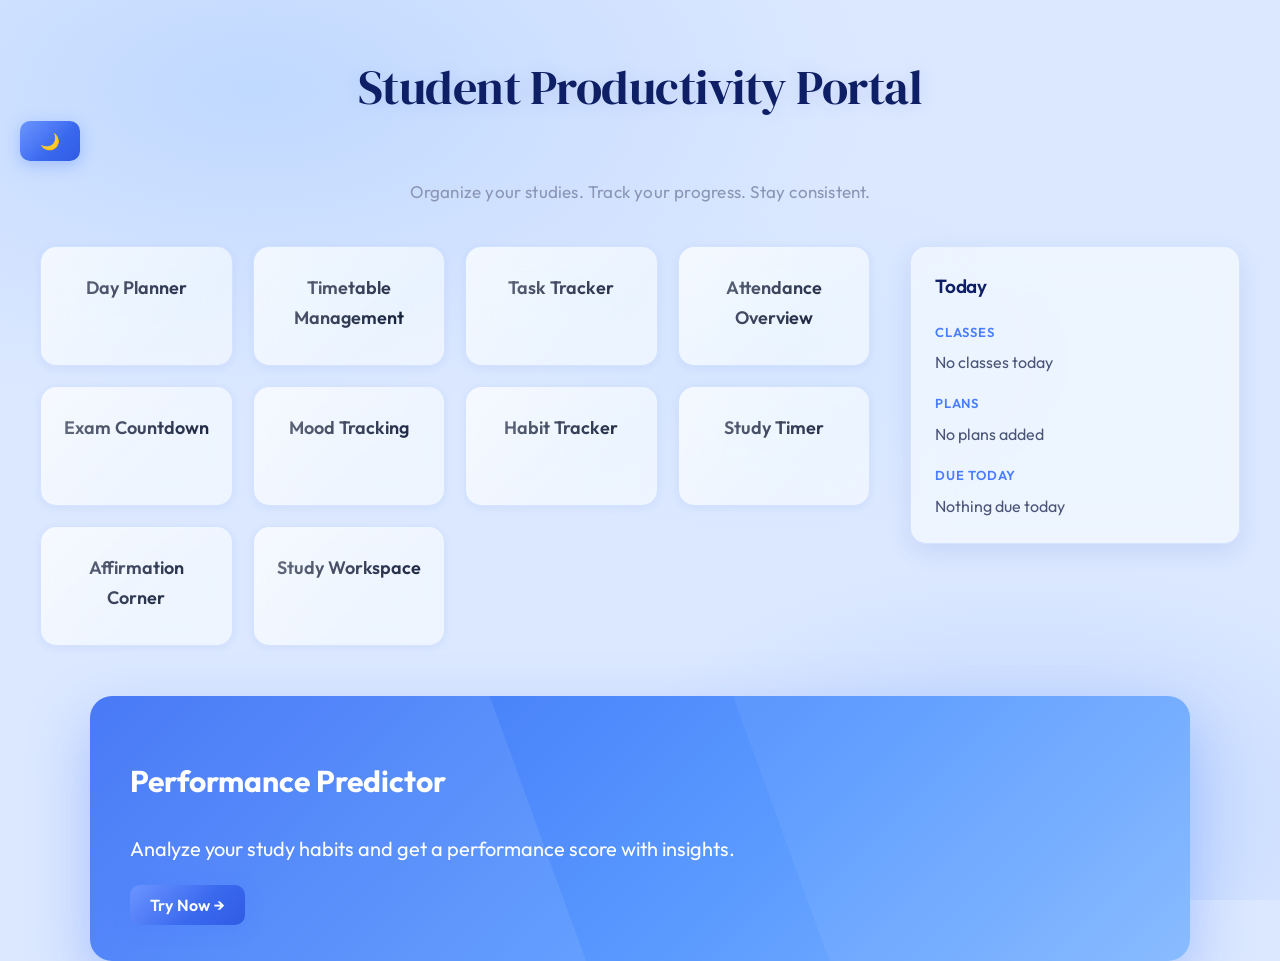
<file: index.html>
<!DOCTYPE html>
<html>
<head>
    <meta charset="UTF-8">
    <title>Student Productivity Portal</title>
    <link rel="stylesheet" href="style.css?v=2">
</head>
<body>

    <h1>Student Productivity Portal</h1>
    <button id="themeToggle">🌙</button>
    <p class="subtitle">Organize your studies. Track your progress. Stay consistent.</p>

    <div class="main-layout">

        <div class="dashboard">
            <div class="card" onclick="openPlanner()">Day Planner</div>
            <div class="card" onclick="openTimetableManager()">Timetable Management</div>
            <div class="card" onclick="openTaskTracker()">Task Tracker</div>
            <div class="card" onclick="openAttendanceOverview()">Attendance Overview</div>
            <div class="card" onclick="openExamCountdown()">Exam Countdown</div>
            <div class="card" onclick="openMoodTracker()">Mood Tracking</div>
            <div class="card" onclick="openHabitTracker()">Habit Tracker</div>
            <div class="card" onclick="openStudyTimer()">Study Timer</div>
            <div class="card" onclick="openAffirmations()">Affirmation Corner</div>
            <div class="card" onclick="openWorkspace()">Study Workspace</div>
        </div>

        <div class="summary-panel">
            <h3>Today</h3>
            <div id="summaryContent"></div>
        </div>

    </div>

    <div class="predictor-highlight" onclick="openPredictor()">
        <div class="predictor-content">
            <h2>Performance Predictor</h2>
            <p>Analyze your study habits and get a performance score with insights.</p>
            <button>Try Now →</button>
        </div>
    </div>

    <script>
        function openStudyTimer(){ window.location.href="study-timer.html"; }
        function openTaskTracker(){ window.location.href="task-tracker.html"; }
        function openExamCountdown(){ window.location.href="exam-countdown.html"; }
        function openMoodTracker(){ window.location.href="mood-tracker.html"; }
        function openTimetableManager(){ window.location.href="timetable.html"; }
        function openAffirmations(){ window.location.href="affirmation.html"; }
        function openHabitTracker(){ window.location.href="habit-tracker.html"; }
        function openAttendanceOverview(){ window.location.href="attendance.html"; }
        function openPlanner(){ window.location.href="day-planner.html"; }
        function openPredictor(){ window.location.href="performance.html"; }
        function openWorkspace(){
            window.location.href = "workspace.html";
}
    </script>

    <script src="script.js?v=2"></script>

</body>
</html>
</file>
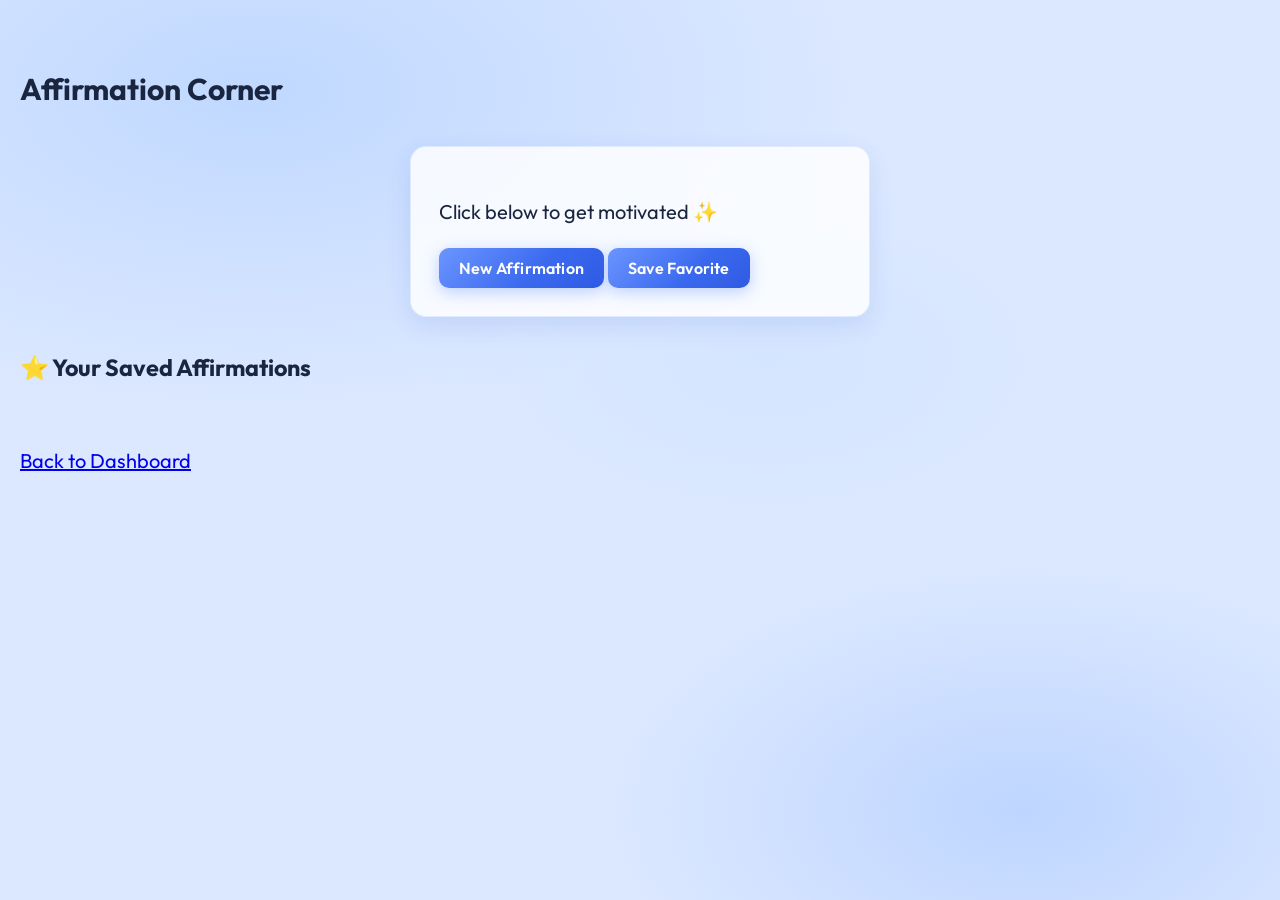
<file: affirmation.html>
<!DOCTYPE html>
<html>
<head>
    <title>Affirmation Corner</title>
    <link rel="stylesheet" href="style.css">
</head>
<body>

<h2>Affirmation Corner</h2>

<div class="affirmation-box">
    <p id="affirmationText">Click below to get motivated ✨</p>
    
    <button onclick="newAffirmation()">New Affirmation</button>
    <button onclick="saveAffirmation()">Save Favorite</button>
</div>

<h3>⭐ Your Saved Affirmations</h3>
<div id="savedList"></div>

<br>
<a href="index.html">Back to Dashboard</a>

<script src="affirmation.js"></script>
</body>
</html>
</file>
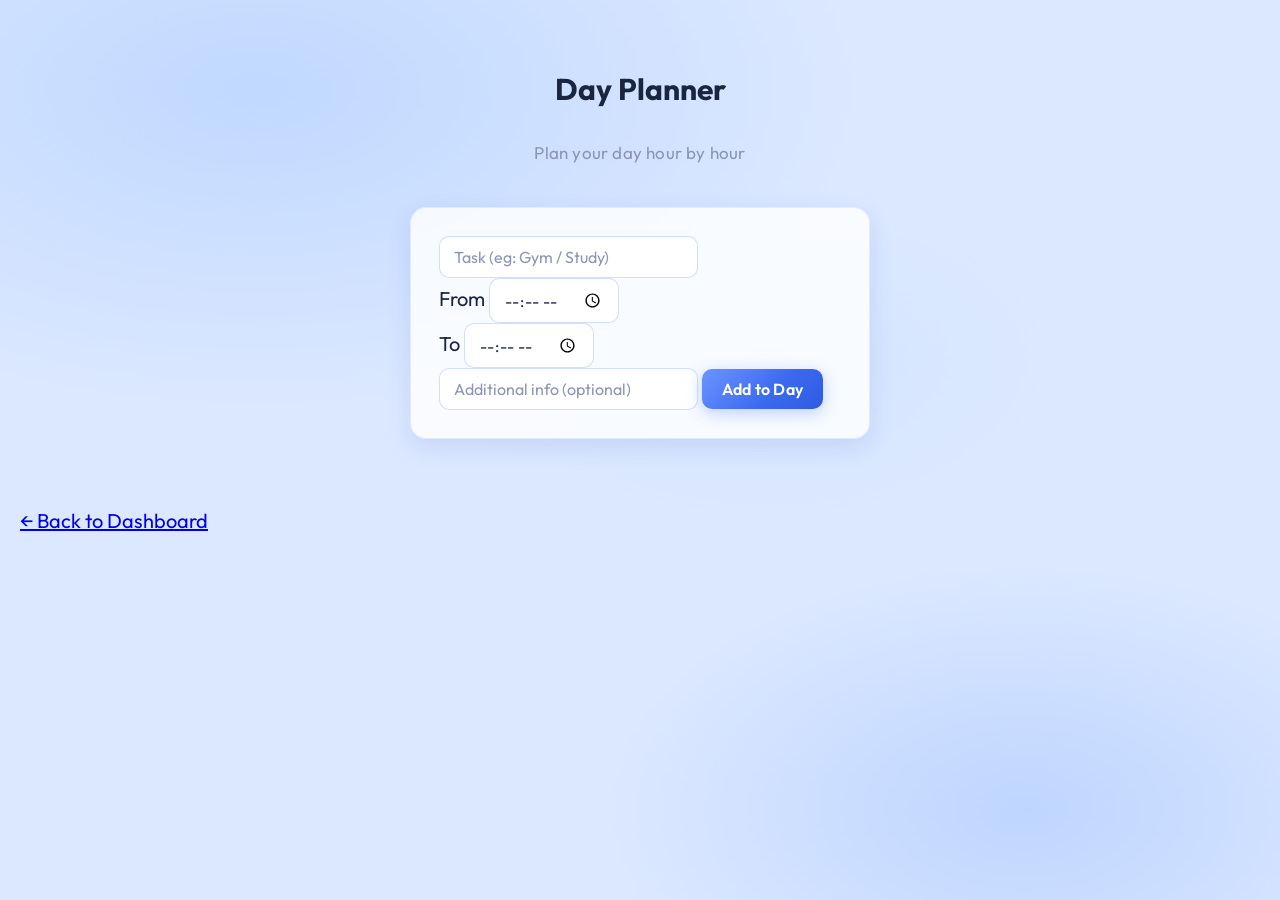
<file: day-planner.html>
<!DOCTYPE html>
<html>
<head>
    <title>Day Planner</title>
    <link rel="stylesheet" href="style.css">
</head>
<body>

<h2 style="text-align:center;">Day Planner</h2>
<p class="subtitle">Plan your day hour by hour</p>

<div class="task-box">
    <input type="text" id="taskName" placeholder="Task (eg: Gym / Study)">
    
    <div class="time-row">
        <div>
            <label>From</label>
            <input type="time" id="fromTime">
        </div>

        <div>
            <label>To</label>
            <input type="time" id="toTime">
        </div>
    </div>

    <input type="text" id="info" placeholder="Additional info (optional)">
    
    <button onclick="addPlan()">Add to Day</button>
</div>

<div id="planList"></div>

<br>
<a href="index.html">← Back to Dashboard</a>

<script src="day-planner.js"></script>
</body>
</html>
</file>
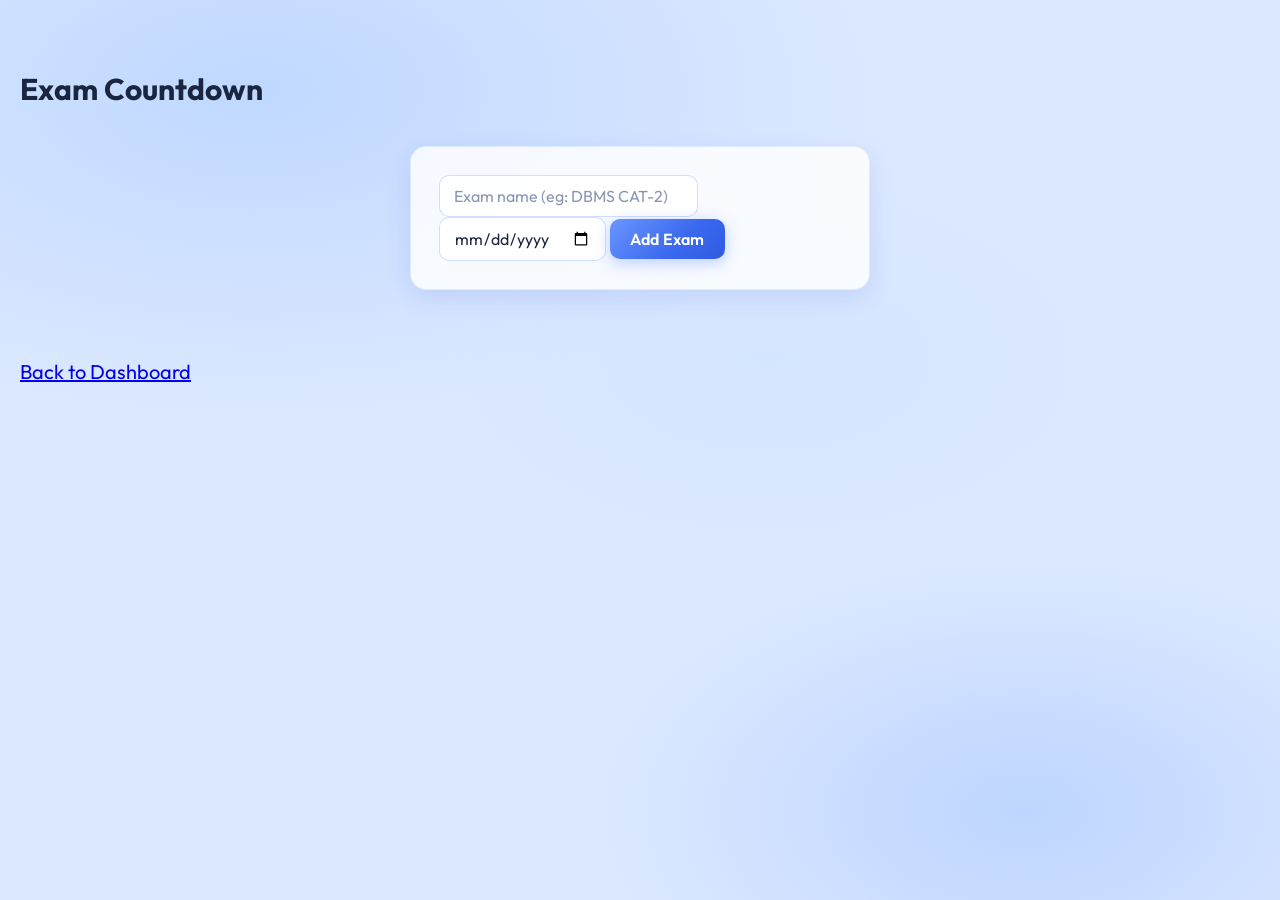
<file: exam-countdown.html>
<!DOCTYPE html>
<html>
<head>
    <title>Exam Countdown</title>
    <link rel="stylesheet" href="style.css">
</head>
<body>

<h2>Exam Countdown</h2>

<div class="exam-box">
    <input type="text" id="examName" placeholder="Exam name (eg: DBMS CAT-2)">
    <input type="date" id="examDate">
    <button onclick="addExam()">Add Exam</button>
</div>

<div id="examList"></div>

<br>
<a href="index.html">Back to Dashboard</a>

<script src="exam-countdown.js"></script>
</body>
</html>
</file>
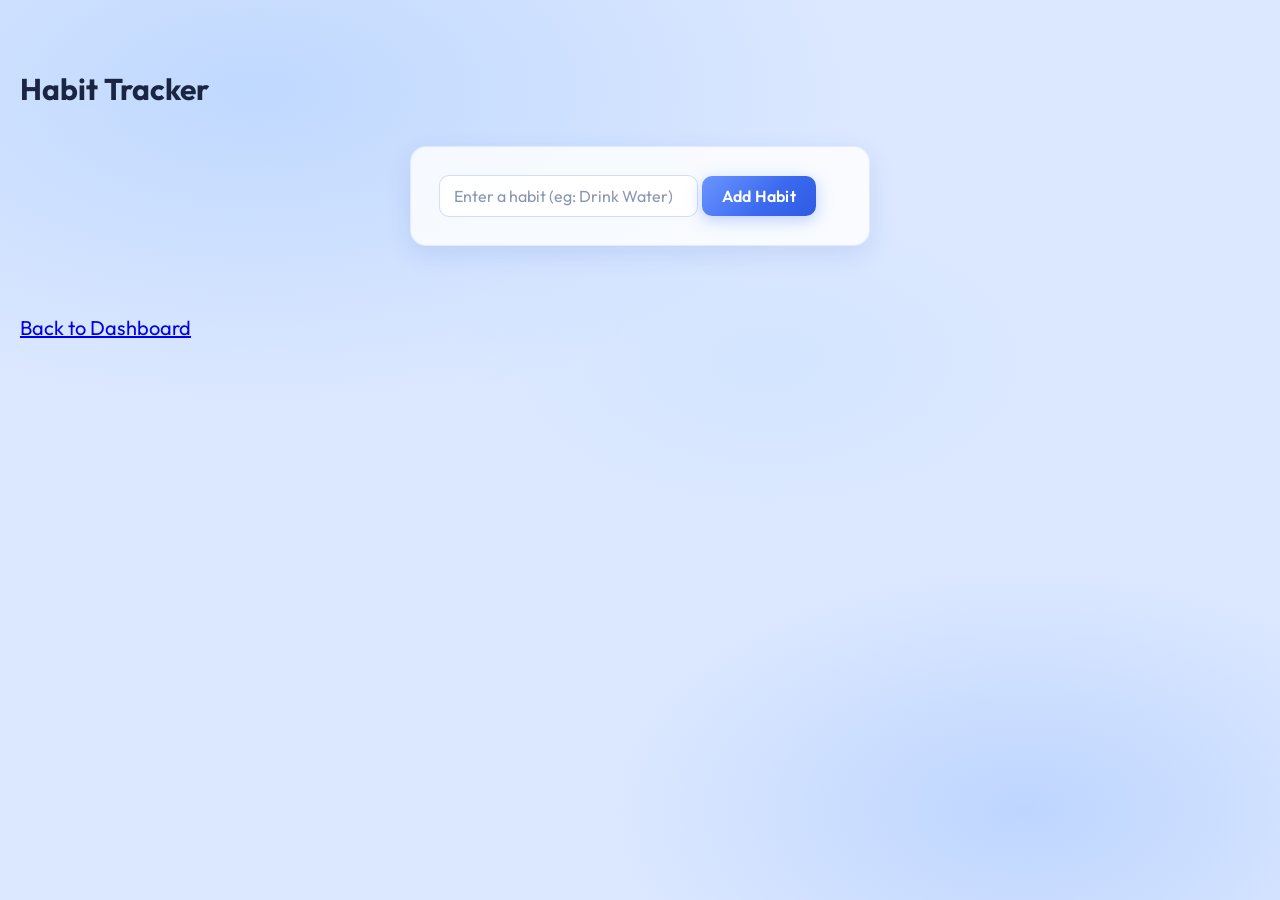
<file: habit-tracker.html>
<!DOCTYPE html>
<html>
<head>
    <title>Habit Tracker</title>
    <link rel="stylesheet" href="style.css">
</head>
<body>

<h2>Habit Tracker</h2>

<div class="habit-box">
    <input type="text" id="habitName" placeholder="Enter a habit (eg: Drink Water)">
    <button onclick="addHabit()">Add Habit</button>
</div>

<div id="habitList"></div>

<br>
<a href="index.html">Back to Dashboard</a>

<script src="habit-tracker.js"></script>
</body>
</html>
</file>
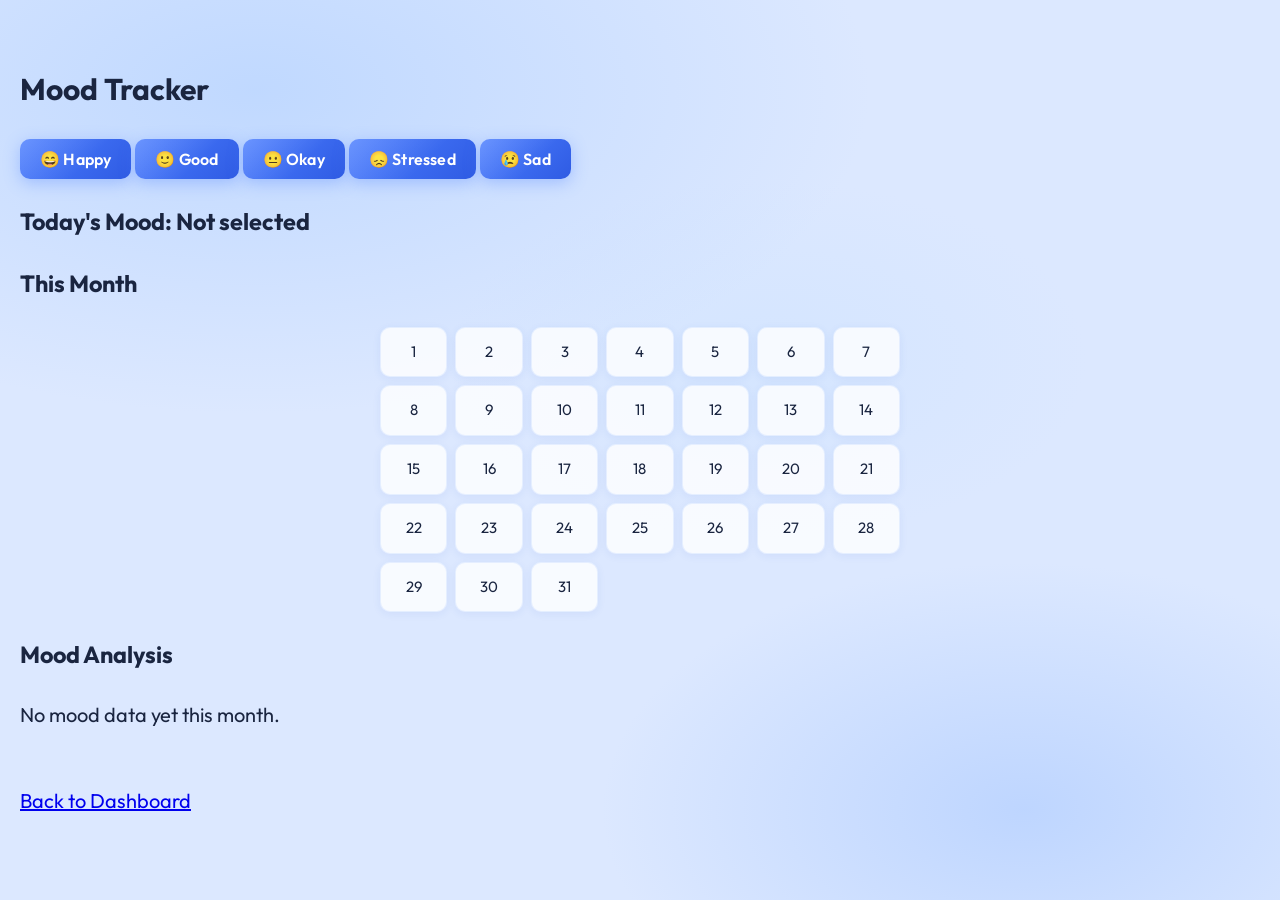
<file: mood-tracker.html>
<!DOCTYPE html>
<html>
<head>
    <title>Mood Tracker</title>
    <link rel="stylesheet" href="style.css">
</head>
<body>

<h2>Mood Tracker</h2>

<div class="mood-buttons">
    <button onclick="setMood('Happy','😄')">😄 Happy</button>
    <button onclick="setMood('Good','🙂')">🙂 Good</button>
    <button onclick="setMood('Okay','😐')">😐 Okay</button>
    <button onclick="setMood('Stressed','😞')">😞 Stressed</button>
    <button onclick="setMood('Sad','😢')">😢 Sad</button>
</div>

<h3 id="todayMood">Today's Mood: Not selected</h3>

<h3>This Month</h3>
<div id="calendar" class="calendar"></div>

<h3>Mood Analysis</h3>
<p id="analysisText"></p>

<br>
<a href="index.html">Back to Dashboard</a>

<script src="mood-tracker.js"></script>
</body>
</html>
</file>
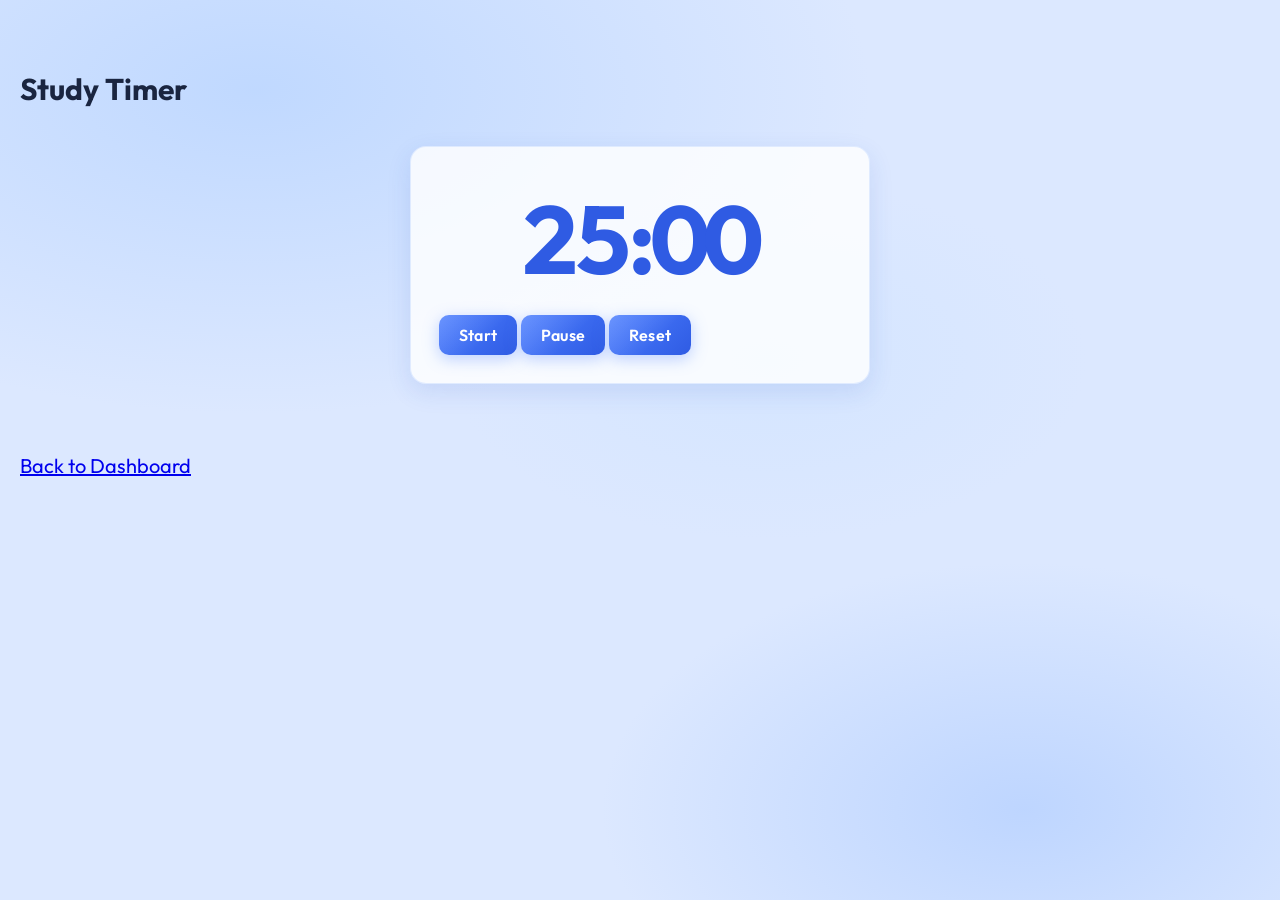
<file: study-timer.html>
<!DOCTYPE html>
<html>
    <head>
        <title>Study Timer</title>
        <link rel="stylesheet" href="style.css">
    </head>
    <body>
        <h2>Study Timer</h2>
        <div class="timer-box">
            <div id="time">25:00</div>
            <button onclick="startTimer()">Start</button>
            <button onclick="pauseTimer()">Pause</button>
            <button onclick="resetTimer()">Reset</button>
        </div>

        <br>
        <a href="index.html">Back to Dashboard</a>
        <script src="study-timer.js"></script>
    </body>
</html>
</file>
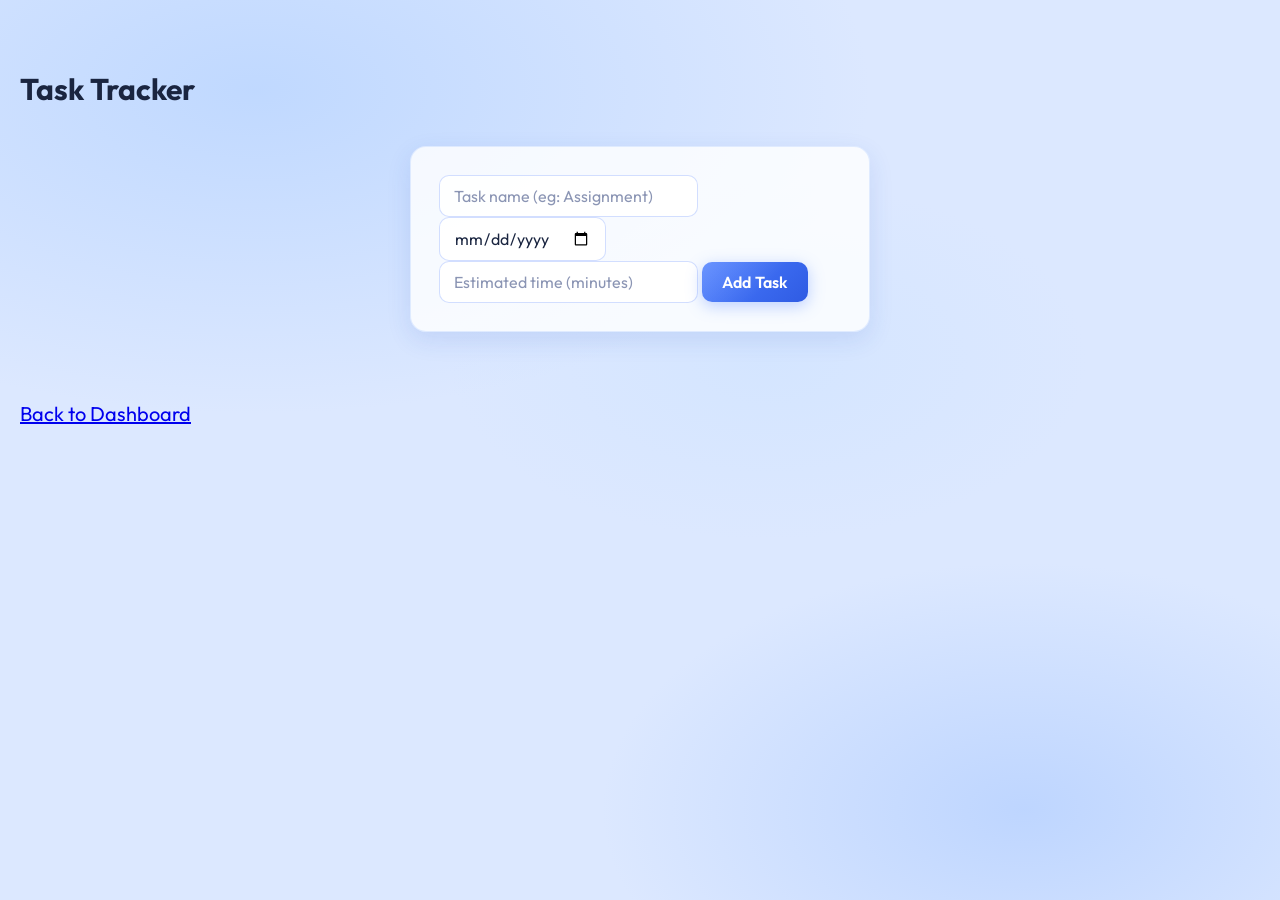
<file: task-tracker.html>
<!DOCTYPE html>
<html>
<head>
    <title>Task Tracker</title>
    <link rel="stylesheet" href="style.css">
</head>
<body>

<h2>Task Tracker</h2>

<div class="task-box">
    <input type="text" id="taskName" placeholder="Task name (eg: Assignment)">
    
    <input type="date" id="deadline">
    
    <input type="number" id="estTime" placeholder="Estimated time (minutes)">
    
    <button onclick="addTask()">Add Task</button>
</div>

<div id="taskList"></div>

<br>
<a href="index.html">Back to Dashboard</a>

<script src="task-tracker.js"></script>
</body>
</html>
</file>
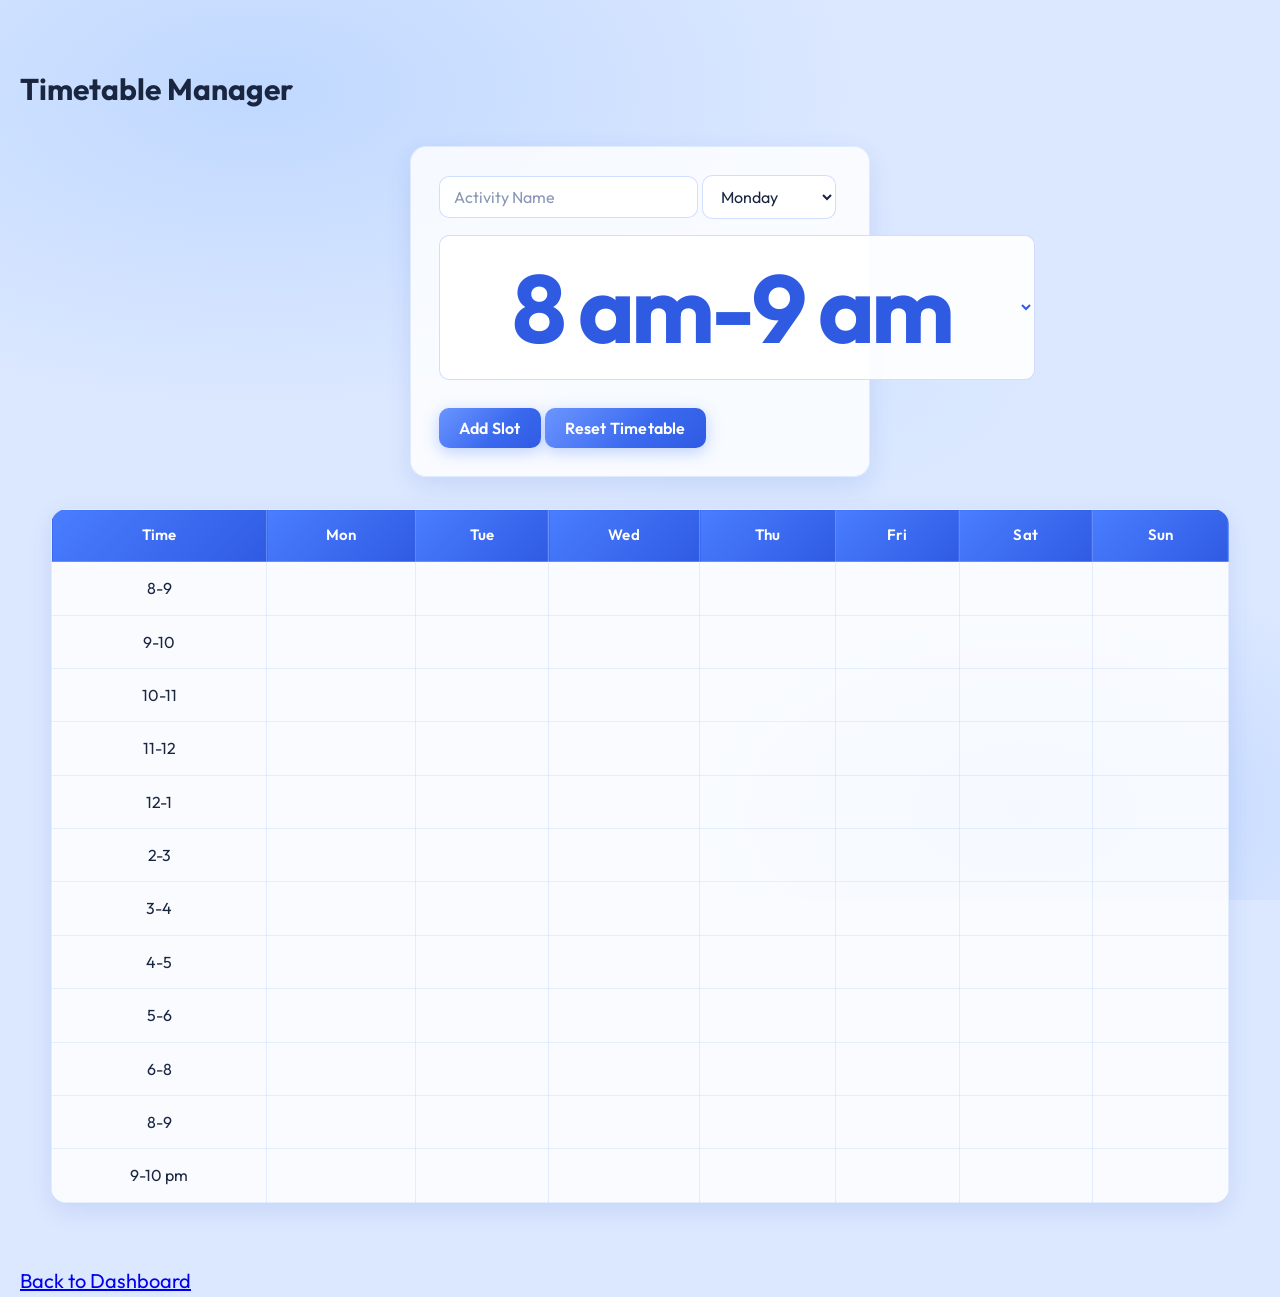
<file: timetable.html>
<!DOCTYPE html>
<html>
<head>
    <title>Timetable Manager</title>
    <link rel="stylesheet" href="style.css">
</head>
<body>

<h2>Timetable Manager</h2>

<div class="timetable-box">
    <input type="text" id="subject" placeholder="Activity Name">

    <select id="day">
        <option value="Monday">Monday</option>
        <option value="Tuesday">Tuesday</option>
        <option value="Wednesday">Wednesday</option>
        <option value="Thursday">Thursday</option>
        <option value="Friday">Friday</option>
        <option value="Saturday">Saturday</option>
        <option value="Sunday">Sunday</option>
    </select>

    <select id="time">
        <option value="8-9">8 am-9 am</option>
        <option value="9-10">9 am-10 am</option>
        <option value="10-11">10 am-11 am</option>
        <option value="11-12">11 am-12 pm</option>
        <option value="12-1">12 pm-1 pm</option>
        <option value="2-3">2 pm-3 pm</option>
        <option value="3-4">3 pm-4 pm</option>
        <option value="4-5">4 pm-5 pm</option>
        <option value="5-6">5 pm-6 pm</option>
        <option value="6-8">6 pm-8 pm</option>
        <option value="8-9">8 pm-9 pm</option>
        <option value="9-10pm">9 pm-10 pm</option>
    </select>

    <button onclick="addSlot()">Add Slot</button>
    <button onclick="resetTable()">Reset Timetable</button>
</div>

<table class="timetable">
    <tr>
        <th>Time</th>
        <th>Mon</th>
        <th>Tue</th>
        <th>Wed</th>
        <th>Thu</th>
        <th>Fri</th>
        <th>Sat</th>
        <th>Sun</th>
    </tr>

    <tr>
        <td>8-9</td>
        <td id="Monday-8-9"></td>
        <td id="Tuesday-8-9"></td>
        <td id="Wednesday-8-9"></td>
        <td id="Thursday-8-9"></td>
        <td id="Friday-8-9"></td>
        <td id="Saturday-8-9"></td>
        <td id="Sunday-8-9"></td>
    </tr>

    <tr>
        <td>9-10</td>
        <td id="Monday-9-10"></td>
        <td id="Tuesday-9-10"></td>
        <td id="Wednesday-9-10"></td>
        <td id="Thursday-9-10"></td>
        <td id="Friday-9-10"></td>
        <td id="Saturday-9-10"></td>
        <td id="Sunday-9-10"></td>
    </tr>

    <tr>
        <td>10-11</td>
        <td id="Monday-10-11"></td>
        <td id="Tuesday-10-11"></td>
        <td id="Wednesday-10-11"></td>
        <td id="Thursday-10-11"></td>
        <td id="Friday-10-11"></td>
        <td id="Saturday-10-11"></td>
        <td id="Sunday-10-11"></td>
    </tr>

    <tr>
        <td>11-12</td>
        <td id="Monday-11-12"></td>
        <td id="Tuesday-11-12"></td>
        <td id="Wednesday-11-12"></td>
        <td id="Thursday-11-12"></td>
        <td id="Friday-11-12"></td>
        <td id="Saturday-11-12"></td>
        <td id="Sunday-11-12"></td>
    </tr>

    <tr>
        <td>12-1</td>
        <td id="Monday-12-1"></td>
        <td id="Tuesday-12-1"></td>
        <td id="Wednesday-12-1"></td>
        <td id="Thursday-12-1"></td>
        <td id="Friday-12-1"></td>
        <td id="Saturday-12-1"></td>
        <td id="Sunday-12-1"></td>
    </tr>

    <tr>
        <td>2-3</td>
        <td id="Monday-2-3"></td>
        <td id="Tuesday-2-3"></td>
        <td id="Wednesday-2-3"></td>
        <td id="Thursday-2-3"></td>
        <td id="Friday-2-3"></td>
        <td id="Saturday-2-3"></td>
        <td id="Sunday-2-3"></td>
    </tr>

    <tr>
        <td>3-4</td>
        <td id="Monday-3-4"></td>
        <td id="Tuesday-3-4"></td>
        <td id="Wednesday-3-4"></td>
        <td id="Thursday-3-4"></td>
        <td id="Friday-3-4"></td>
        <td id="Saturday-3-4"></td>
        <td id="Sunday-3-4"></td>
    </tr>

    <tr>
        <td>4-5</td>
        <td id="Monday-4-5"></td>
        <td id="Tuesday-4-5"></td>
        <td id="Wednesday-4-5"></td>
        <td id="Thursday-4-5"></td>
        <td id="Friday-4-5"></td>
        <td id="Saturday-4-5"></td>
        <td id="Sunday-4-5"></td>
    </tr>

    <tr>
        <td>5-6</td>
        <td id="Monday-5-6"></td>
        <td id="Tuesday-5-6"></td>
        <td id="Wednesday-5-6"></td>
        <td id="Thursday-5-6"></td>
        <td id="Friday-5-6"></td>
        <td id="Saturday-5-6"></td>
        <td id="Sunday-5-6"></td>
    </tr>

    <tr>
        <td>6-8</td>
        <td id="Monday-6-8"></td>
        <td id="Tuesday-6-8"></td>
        <td id="Wednesday-6-8"></td>
        <td id="Thursday-6-8"></td>
        <td id="Friday-6-8"></td>
        <td id="Saturday-6-8"></td>
        <td id="Sunday-6-8"></td>
    </tr>

    <tr>
        <td>8-9</td>
        <td id="Monday-8-9"></td>
        <td id="Tuesday-8-9"></td>
        <td id="Wednesday-8-9"></td>
        <td id="Thursday-8-9"></td>
        <td id="Friday-8-9"></td>
        <td id="Saturday-8-9"></td>
        <td id="Sunday-8-9"></td>
    </tr>

    <tr>
        <td>9-10 pm</td>
        <td id="Monday-9-10pm"></td>
        <td id="Tuesday-9-10pm"></td>
        <td id="Wednesday-9-10pm"></td>
        <td id="Thursday-9-10pm"></td>
        <td id="Friday-9-10pm"></td>
        <td id="Saturday-9-10pm"></td>
        <td id="Sunday-9-10pm"></td>
    </tr>
</table>

<br>
<a href="index.html">Back to Dashboard</a>

<script src="timetable.js"></script>
</body>
</html>
</file>
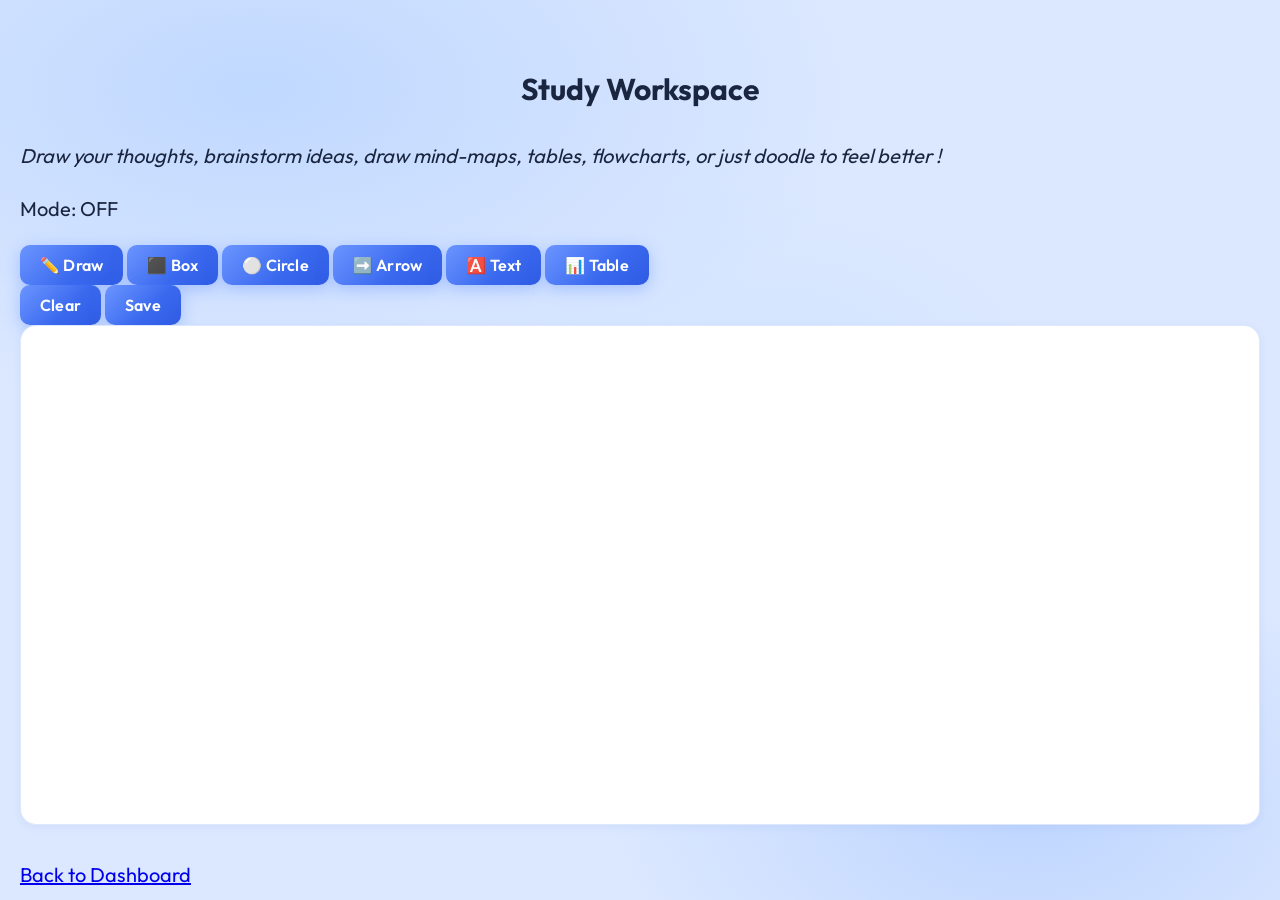
<file: workspace.html>
<!DOCTYPE html>
<html>
<head>
    <meta charset="UTF-8">
    <title>Study Workspace</title>
    <link rel="stylesheet" href="style.css">
</head>
<body>

<h2 style="text-align:center;">Study Workspace</h2>
<p><i>Draw your thoughts, brainstorm ideas, draw mind-maps, tables, flowcharts, or just doodle to feel better !</i></p>

<div class="workspace-box">

    <p id="drawStatus">Mode: OFF</p>

    <div class="workspace-controls">
        <div class="row">
            <button onclick="setMode('draw')">✏️ Draw</button>
            <button onclick="setMode('rect')">⬛ Box</button>
            <button onclick="setMode('circle')">⚪ Circle</button>
            <button onclick="setMode('arrow')">➡️ Arrow</button>
            <button onclick="setMode('text')">🅰️ Text</button>
            <button onclick="createTable()">📊 Table</button>
        </div>

        <div class="row secondary">
            <button onclick="clearCanvas()">Clear</button>
            <button onclick="saveCanvas()">Save</button>
        </div>
    </div>

    <canvas id="drawCanvas"></canvas>

</div>

<br>
<a href="index.html">Back to Dashboard</a>

<script src="workspace.js"></script>

</body>
</html>
</file>
<file: style.css>
@import url('https://fonts.googleapis.com/css2?family=Outfit:wght@300;400;500;600;700&family=DM+Serif+Display&display=swap');

:root {
    --blue-50:  #eef3ff;
    --blue-100: #dbe6ff;
    --blue-300: #93b4ff;
    --blue-500: #4a7dff;
    --blue-600: #2f5be3;
    --blue-700: #1e3fbb;
    --blue-900: #0f1f66;

    --glass-bg:    rgba(255, 255, 255, 0.55);
    --glass-hover: rgba(255, 255, 255, 0.78);
    --glass-border: rgba(180, 205, 255, 0.45);

    --text-primary:   #1a2540;
    --text-secondary: #4a5578;
    --text-muted:     #8b95b4;

    --shadow-sm:  0 2px 8px rgba(40, 80, 200, 0.07);
    --shadow-md:  0 8px 24px rgba(40, 80, 200, 0.12);
    --shadow-lg:  0 20px 50px rgba(40, 80, 200, 0.18);
    --shadow-xl:  0 28px 70px rgba(40, 80, 200, 0.25);

    --radius-sm: 10px;
    --radius-md: 16px;
    --radius-lg: 22px;
    --radius-xl: 30px;

    --transition: 0.3s cubic-bezier(0.22, 1, 0.36, 1);
}

*, *::before, *::after {
    box-sizing: border-box;
}

html, body {
    height: 100%;
}

body {
    font-family: 'Outfit', 'Segoe UI', sans-serif;
    font-size: 20px;
    line-height: 1.65;
    color: var(--text-primary);
    margin: 0;
    padding: 40px 20px;
    min-height: 100vh;

    background-color: #dce8ff;
    background-image:
        radial-gradient(ellipse 80% 60% at 20% 10%, rgba(180, 210, 255, 0.7) 0%, transparent 60%),
        radial-gradient(ellipse 60% 50% at 80% 90%, rgba(160, 195, 255, 0.5) 0%, transparent 55%),
        radial-gradient(ellipse 50% 40% at 60% 40%, rgba(200, 225, 255, 0.4) 0%, transparent 50%);
    background-attachment: fixed;
}

h1 {
    font-family: 'DM Serif Display', Georgia, serif;
    font-size: clamp(30px, 5vw, 48px);
    font-weight: 400;
    color: var(--blue-900);
    text-align: center;
    margin-top: 20px;
    margin-bottom: 6px;
    letter-spacing: -0.5px;
    line-height: 1.15;
    text-shadow: 0 2px 20px rgba(30, 60, 180, 0.12);
    animation: fadeUp 0.7s cubic-bezier(0.22, 1, 0.36, 1) both;
}

.subtitle {
    text-align: center;
    color: var(--text-muted);
    font-size: 17px;
    font-weight: 400;
    margin-bottom: 40px;
    letter-spacing: 0.2px;
    animation: fadeUp 0.7s 0.1s cubic-bezier(0.22, 1, 0.36, 1) both;
}

.main-layout {
    display: grid;
    grid-template-columns: 1fr 330px;
    gap: 40px;
    max-width: 1200px;
    margin: 40px auto;
    align-items: start;
}

.glass {
    background: var(--glass-bg);
    backdrop-filter: blur(18px) saturate(1.4);
    -webkit-backdrop-filter: blur(18px) saturate(1.4);
    border: 1px solid var(--glass-border);
    border-radius: var(--radius-md);
    box-shadow: var(--shadow-md);
}

.summary-panel {
    background: var(--glass-bg);
    backdrop-filter: blur(18px) saturate(1.4);
    -webkit-backdrop-filter: blur(18px) saturate(1.4);
    border: 1px solid var(--glass-border);
    border-radius: var(--radius-md);
    box-shadow: var(--shadow-md);
    padding: 24px;
    transition: box-shadow var(--transition);
    animation: fadeUp 0.7s 0.24s cubic-bezier(0.22, 1, 0.36, 1) both;
}

.summary-panel:hover {
    box-shadow: var(--shadow-lg);
}

.summary-panel h3 {
    margin-top: 0;
    font-size: 19px;
    font-weight: 600;
    color: var(--blue-900);
    letter-spacing: -0.2px;
}

.summary-panel h4 {
    margin: 18px 0 6px;
    font-size: 13px;
    font-weight: 600;
    text-transform: uppercase;
    letter-spacing: 0.8px;
    color: var(--blue-500);
}

.summary-panel p {
    margin: 0;
    font-size: 16px;
    color: var(--text-secondary);
}

.dashboard {
    display: grid;
    grid-template-columns: repeat(4, 1fr);
    gap: 20px;
    animation: fadeUp 0.7s 0.18s cubic-bezier(0.22, 1, 0.36, 1) both;
}

.card {
    border-radius: var(--radius-md);
    padding: 26px 18px;
    text-align: center;
    font-size: 18px;
    font-weight: 600;
    cursor: pointer;
    min-height: 120px;
    position: relative;
    overflow: hidden;

    background: var(--glass-bg);
    backdrop-filter: blur(18px) saturate(1.4);
    -webkit-backdrop-filter: blur(18px) saturate(1.4);
    border: 1px solid var(--glass-border);
    box-shadow: var(--shadow-sm);

    transition: transform var(--transition), box-shadow var(--transition), background var(--transition);
}

.card::before {
    content: '';
    position: absolute;
    inset: 0;
    background: linear-gradient(135deg, rgba(255,255,255,0.45) 0%, transparent 70%);
    pointer-events: none;
    border-radius: inherit;
}

.card:hover {
    transform: translateY(-8px) scale(1.01);
    background: var(--glass-hover);
    box-shadow: var(--shadow-lg);
    border-color: rgba(100, 160, 255, 0.6);
}

.card:active {
    transform: translateY(-3px) scale(0.99);
}

.timer-box,
.task-box,
.exam-box,
.affirmation-box,
.habit-box,
.timetable-box {
    max-width: 460px;
    margin: 32px auto;
    padding: 28px;
    background: rgba(255, 255, 255, 0.82);
    border-radius: var(--radius-md);
    border: 1px solid rgba(200, 220, 255, 0.5);
    box-shadow: var(--shadow-md);
    transition: box-shadow var(--transition);
}

.timer-box:hover,
.task-box:hover,
.exam-box:hover,
.affirmation-box:hover,
.habit-box:hover,
.timetable-box:hover {
    box-shadow: var(--shadow-lg);
}

#time {
    font-size: 96px;
    font-weight: 700;
    letter-spacing: -4px;
    color: var(--blue-600);
    text-align: center;
    line-height: 1;
    margin: 16px 0 28px;
    font-variant-numeric: tabular-nums;
}

input, select {
    padding: 10px 14px;
    font-size: 16px;
    font-family: inherit;
    border-radius: var(--radius-sm);
    border: 1.5px solid rgba(180, 200, 255, 0.6);
    background: rgba(255, 255, 255, 0.9);
    color: var(--text-primary);
    outline: none;
    transition: border-color var(--transition), box-shadow var(--transition);
}

input:focus, select:focus {
    border-color: var(--blue-500);
    box-shadow: 0 0 0 4px rgba(74, 125, 255, 0.14);
}

input::placeholder {
    color: var(--text-muted);
}

button {
    padding: 10px 20px;
    border-radius: var(--radius-sm);
    border: none;
    font-family: inherit;
    font-size: 16px;
    font-weight: 600;
    cursor: pointer;
    letter-spacing: 0.2px;
    position: relative;
    overflow: hidden;

    background: linear-gradient(135deg, var(--blue-500) 0%, var(--blue-600) 100%);
    color: white;
    box-shadow: 0 4px 16px rgba(74, 125, 255, 0.35);
    transition: transform var(--transition), box-shadow var(--transition), background var(--transition);
}

button::after {
    content: '';
    position: absolute;
    inset: 0;
    background: linear-gradient(135deg, rgba(255,255,255,0.18) 0%, transparent 60%);
    pointer-events: none;
}

button:hover {
    background: linear-gradient(135deg, var(--blue-600) 0%, var(--blue-700) 100%);
    transform: translateY(-2px);
    box-shadow: 0 8px 24px rgba(74, 125, 255, 0.45);
}

button:active {
    transform: translateY(0px) scale(0.98);
    box-shadow: 0 2px 8px rgba(74, 125, 255, 0.3);
}

.task-card,
.exam-card,
.habit-card,
.affirm-card {
    background: rgba(255, 255, 255, 0.88);
    margin: 14px auto;
    padding: 18px 20px;
    max-width: 460px;
    border-radius: var(--radius-md);
    border: 1px solid rgba(200, 220, 255, 0.45);
    box-shadow: var(--shadow-sm);
    font-size: 17px;
    transition: transform var(--transition), box-shadow var(--transition);
}

.task-card h4,
.exam-card h4,
.habit-card h4,
.affirm-card h4 {
    font-size: 19px;
    margin: 0 0 8px;
}

.task-card p,
.exam-card p,
.habit-card p,
.affirm-card p {
    font-size: 16px;
    margin: 4px 0;
}

.task-card:hover,
.exam-card:hover,
.habit-card:hover,
.affirm-card:hover {
    transform: translateY(-3px);
    box-shadow: var(--shadow-md);
}

.result-box {
    background: rgba(255, 255, 255, 0.88);
    margin: 24px auto;
    padding: 28px;
    max-width: 700px;
    border-radius: var(--radius-md);
    border: 1px solid rgba(200, 220, 255, 0.45);
    box-shadow: var(--shadow-md);
    text-align: center;
}

.result-box h3 {
    font-size: 22px;
    color: var(--blue-700);
    margin: 16px 0 8px;
}

.result-box p {
    font-size: 17px;
    color: var(--text-secondary);
}

.calendar {
    display: grid;
    grid-template-columns: repeat(7, 1fr);
    gap: 8px;
    max-width: 520px;
    margin: auto;
}

.day-box {
    background: rgba(255, 255, 255, 0.8);
    border-radius: var(--radius-sm);
    padding: 12px 8px;
    text-align: center;
    border: 1px solid rgba(200, 220, 255, 0.4);
    box-shadow: var(--shadow-sm);
    transition: background var(--transition), transform var(--transition);
    cursor: pointer;
    font-size: 15px;
}

.day-box:hover {
    background: rgba(255, 255, 255, 0.97);
    transform: scale(1.06);
    border-color: var(--blue-300);
}

.timetable {
    width: 95%;
    margin: 28px auto;
    border-collapse: collapse;
    background: rgba(255, 255, 255, 0.85);
    border-radius: var(--radius-md);
    overflow: hidden;
    box-shadow: var(--shadow-md);
}

.timetable th, .timetable td {
    border: 1px solid rgba(180, 205, 255, 0.3);
    padding: 13px 14px;
    text-align: center;
    font-size: 16px;
}

.timetable th {
    background: linear-gradient(135deg, var(--blue-500), var(--blue-600));
    color: white;
    font-weight: 600;
    letter-spacing: 0.3px;
    font-size: 15px;
}

.timetable tr:hover td {
    background: rgba(74, 125, 255, 0.05);
}

.predictor-highlight {
    margin: 50px auto;
    max-width: 1100px;
    padding: 36px 40px;
    border-radius: var(--radius-lg);
    position: relative;
    overflow: hidden;

    background: linear-gradient(135deg, #3a6ef5 0%, #5a9aff 60%, #82b8ff 100%);
    color: white;

    display: flex;
    justify-content: space-between;
    align-items: center;

    box-shadow: 0 24px 60px rgba(74, 125, 255, 0.38);
    cursor: pointer;
    transition: transform var(--transition), box-shadow var(--transition);
    animation: fadeUp 0.7s 0.3s cubic-bezier(0.22, 1, 0.36, 1) both;
}

.predictor-highlight::before {
    content: '';
    position: absolute;
    top: -40%;
    left: -10%;
    width: 50%;
    height: 200%;
    background: rgba(255, 255, 255, 0.08);
    transform: rotate(-20deg);
    pointer-events: none;
}

.predictor-highlight::after {
    content: '';
    position: absolute;
    bottom: -60%;
    right: -5%;
    width: 40%;
    height: 200%;
    background: rgba(255, 255, 255, 0.05);
    transform: rotate(-20deg);
    pointer-events: none;
}

.predictor-highlight:hover {
    transform: translateY(-4px);
    box-shadow: 0 32px 80px rgba(74, 125, 255, 0.48);
}

body.dark {
    color: #dde5ff;

    background-color: #060d1f;
    background-image:
        radial-gradient(ellipse 80% 60% at 20% 10%, rgba(20, 50, 120, 0.55) 0%, transparent 60%),
        radial-gradient(ellipse 60% 50% at 80% 90%, rgba(15, 40, 100, 0.45) 0%, transparent 55%),
        radial-gradient(ellipse 50% 40% at 60% 40%, rgba(10, 30, 80, 0.35) 0%, transparent 50%);
}

body.dark h1 {
    color: #c5d5ff;
    text-shadow: 0 0 40px rgba(100, 150, 255, 0.2);
}

body.dark .subtitle {
    color: #6a7aaa;
}

body.dark .summary-panel {
    background: rgba(15, 25, 60, 0.75);
    border-color: rgba(80, 110, 200, 0.3);
}

body.dark .summary-panel h3 {
    color: #c5d5ff;
}

body.dark .card {
    background: rgba(15, 25, 60, 0.65);
    border-color: rgba(70, 100, 200, 0.3);
    color: #dde5ff;
}

body.dark .card:hover {
    background: rgba(20, 35, 80, 0.85);
    border-color: rgba(100, 150, 255, 0.5);
}

body.dark .timer-box,
body.dark .task-box,
body.dark .exam-box,
body.dark .affirmation-box,
body.dark .habit-box,
body.dark .timetable-box {
    background: rgba(12, 22, 55, 0.88);
    border-color: rgba(70, 100, 200, 0.3);
    color: #dde5ff;
}

body.dark #time {
    color: var(--blue-300);
}

body.dark .task-card,
body.dark .exam-card,
body.dark .habit-card,
body.dark .affirm-card {
    background: rgba(15, 25, 60, 0.8);
    border-color: rgba(70, 100, 200, 0.25);
    color: #dde5ff;
}

body.dark .result-box {
    background: rgba(15, 25, 60, 0.8);
    border-color: rgba(70, 100, 200, 0.25);
    color: #dde5ff;
}

body.dark .day-box {
    background: rgba(15, 25, 60, 0.7);
    border-color: rgba(70, 100, 200, 0.25);
    color: #c5d5ff;
}

body.dark .day-box:hover {
    background: rgba(25, 45, 100, 0.9);
}

body.dark input,
body.dark select {
    background: rgba(8, 15, 45, 0.9);
    color: #dde5ff;
    border-color: rgba(80, 110, 200, 0.4);
}

body.dark input::placeholder {
    color: #4a5578;
}

body.dark input:focus,
body.dark select:focus {
    border-color: var(--blue-300);
    box-shadow: 0 0 0 4px rgba(100, 160, 255, 0.15);
}

body.dark button {
    background: linear-gradient(135deg, #2a50c8, #3a6ef5);
    box-shadow: 0 4px 16px rgba(40, 80, 200, 0.5);
}

body.dark button:hover {
    background: linear-gradient(135deg, #3a6ef5, #5a8cff);
}

body.dark .timetable {
    background: rgba(12, 22, 55, 0.88);
}

body.dark .timetable td {
    border-color: rgba(70, 100, 200, 0.2);
    color: #c5d5ff;
}

body.dark .timetable th {
    background: linear-gradient(135deg, #1e3a8a, #2a52cc);
}

body.dark .timetable tr:hover td {
    background: rgba(74, 125, 255, 0.1);
}

body.dark .predictor-highlight {
    background: linear-gradient(135deg, #1e3a8a 0%, #2a52cc 60%, #3a6ef5 100%);
    box-shadow: 0 24px 60px rgba(30, 60, 180, 0.5);
}

@keyframes fadeUp {
    from { opacity: 0; transform: translateY(20px); }
    to   { opacity: 1; transform: translateY(0); }
}

::-webkit-scrollbar {
    width: 6px;
}

::-webkit-scrollbar-track {
    background: transparent;
}

::-webkit-scrollbar-thumb {
    background: rgba(74, 125, 255, 0.35);
    border-radius: 100px;
}

::-webkit-scrollbar-thumb:hover {
    background: rgba(74, 125, 255, 0.6);
}

::selection {
    background: rgba(74, 125, 255, 0.2);
    color: var(--blue-900);
}
#drawCanvas {
    width: 100%;
    height: 500px !important;
    display: block;
    background: #ffffff;
    border-radius: var(--radius-md);
    border: 1px solid rgba(180, 205, 255, 0.45);
    box-shadow: var(--shadow-sm);
    position: relative;
    z-index: 2;
}
body.dark #drawCanvas {
    background: #0f172a;
    border: 1px solid rgba(80, 110, 200, 0.3);
}
.workspace-box {
    overflow: visible !important;
}
#scoreChart {
    height: 300px !important;
    display: block;
    background: white;
}
#attendanceChart {
    width: 100% !important;
    height: 300px !important;
    margin-top: 20px;
}
</file>
